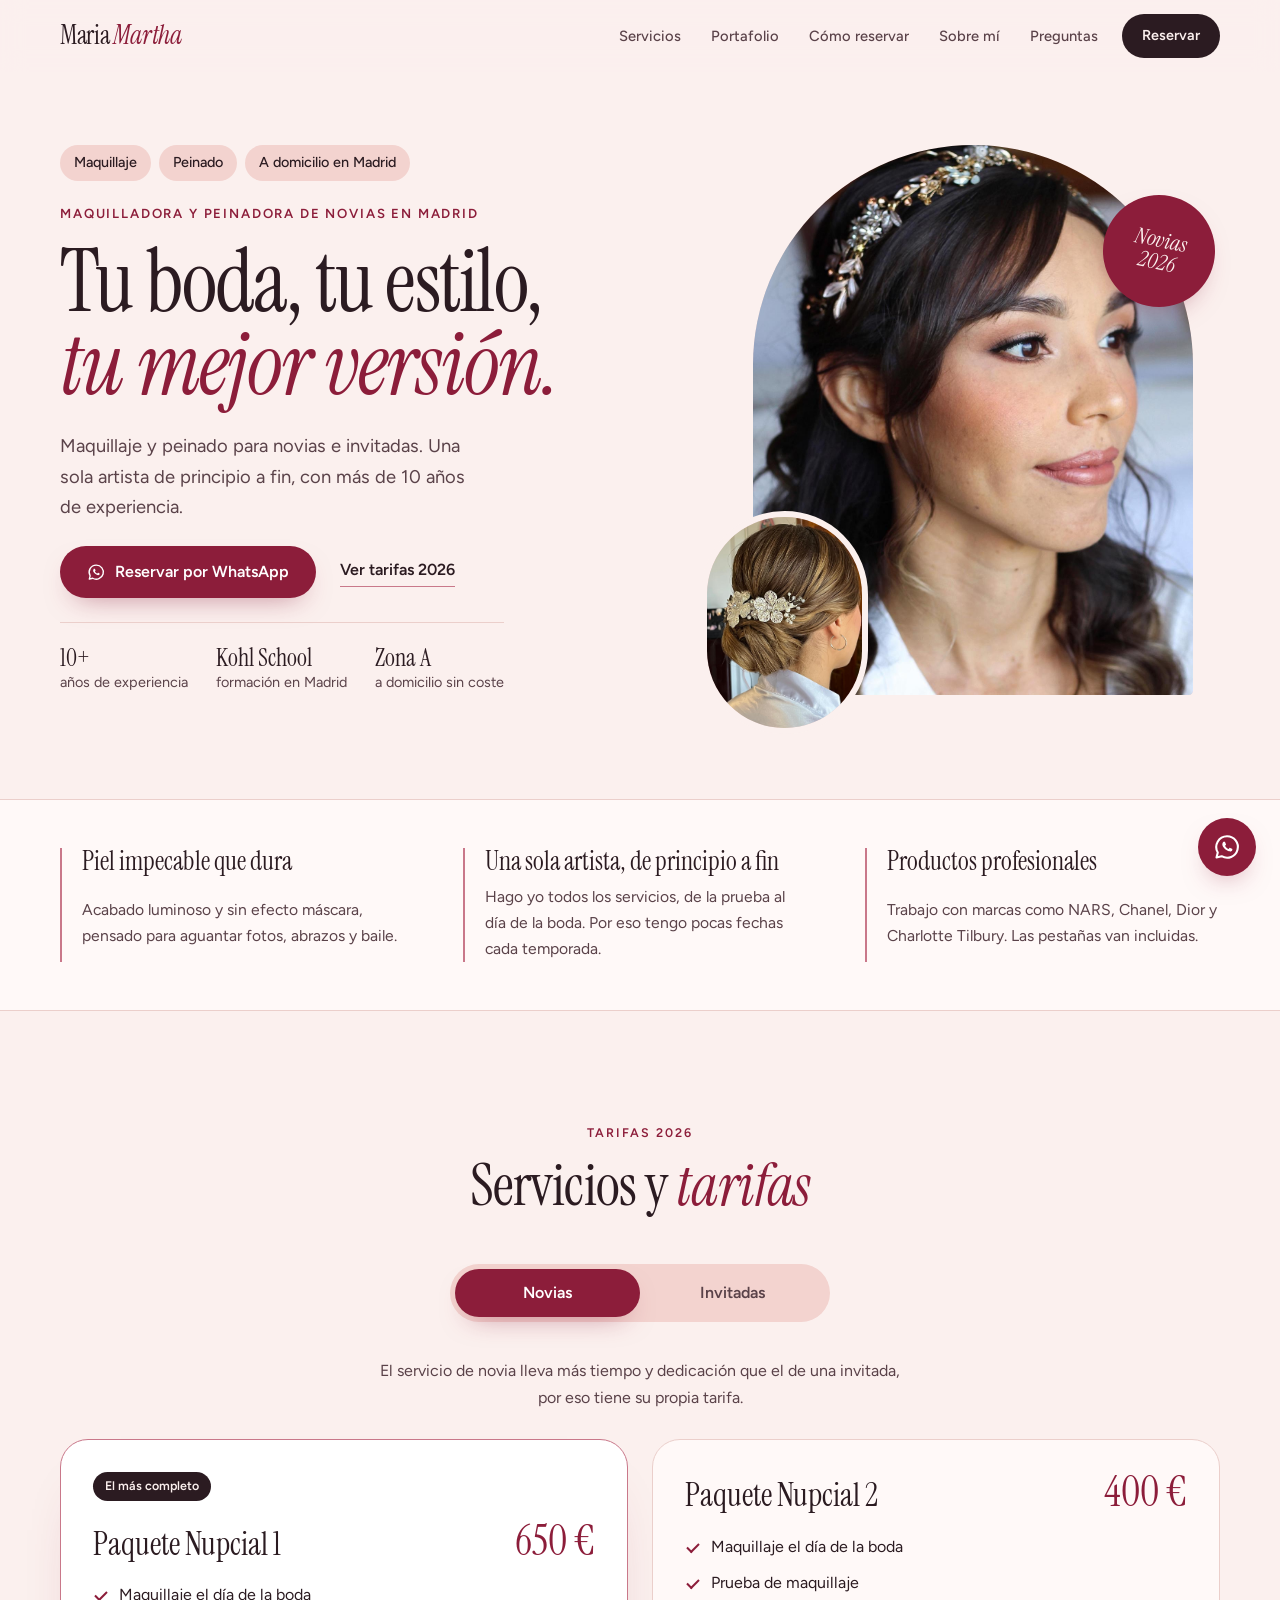
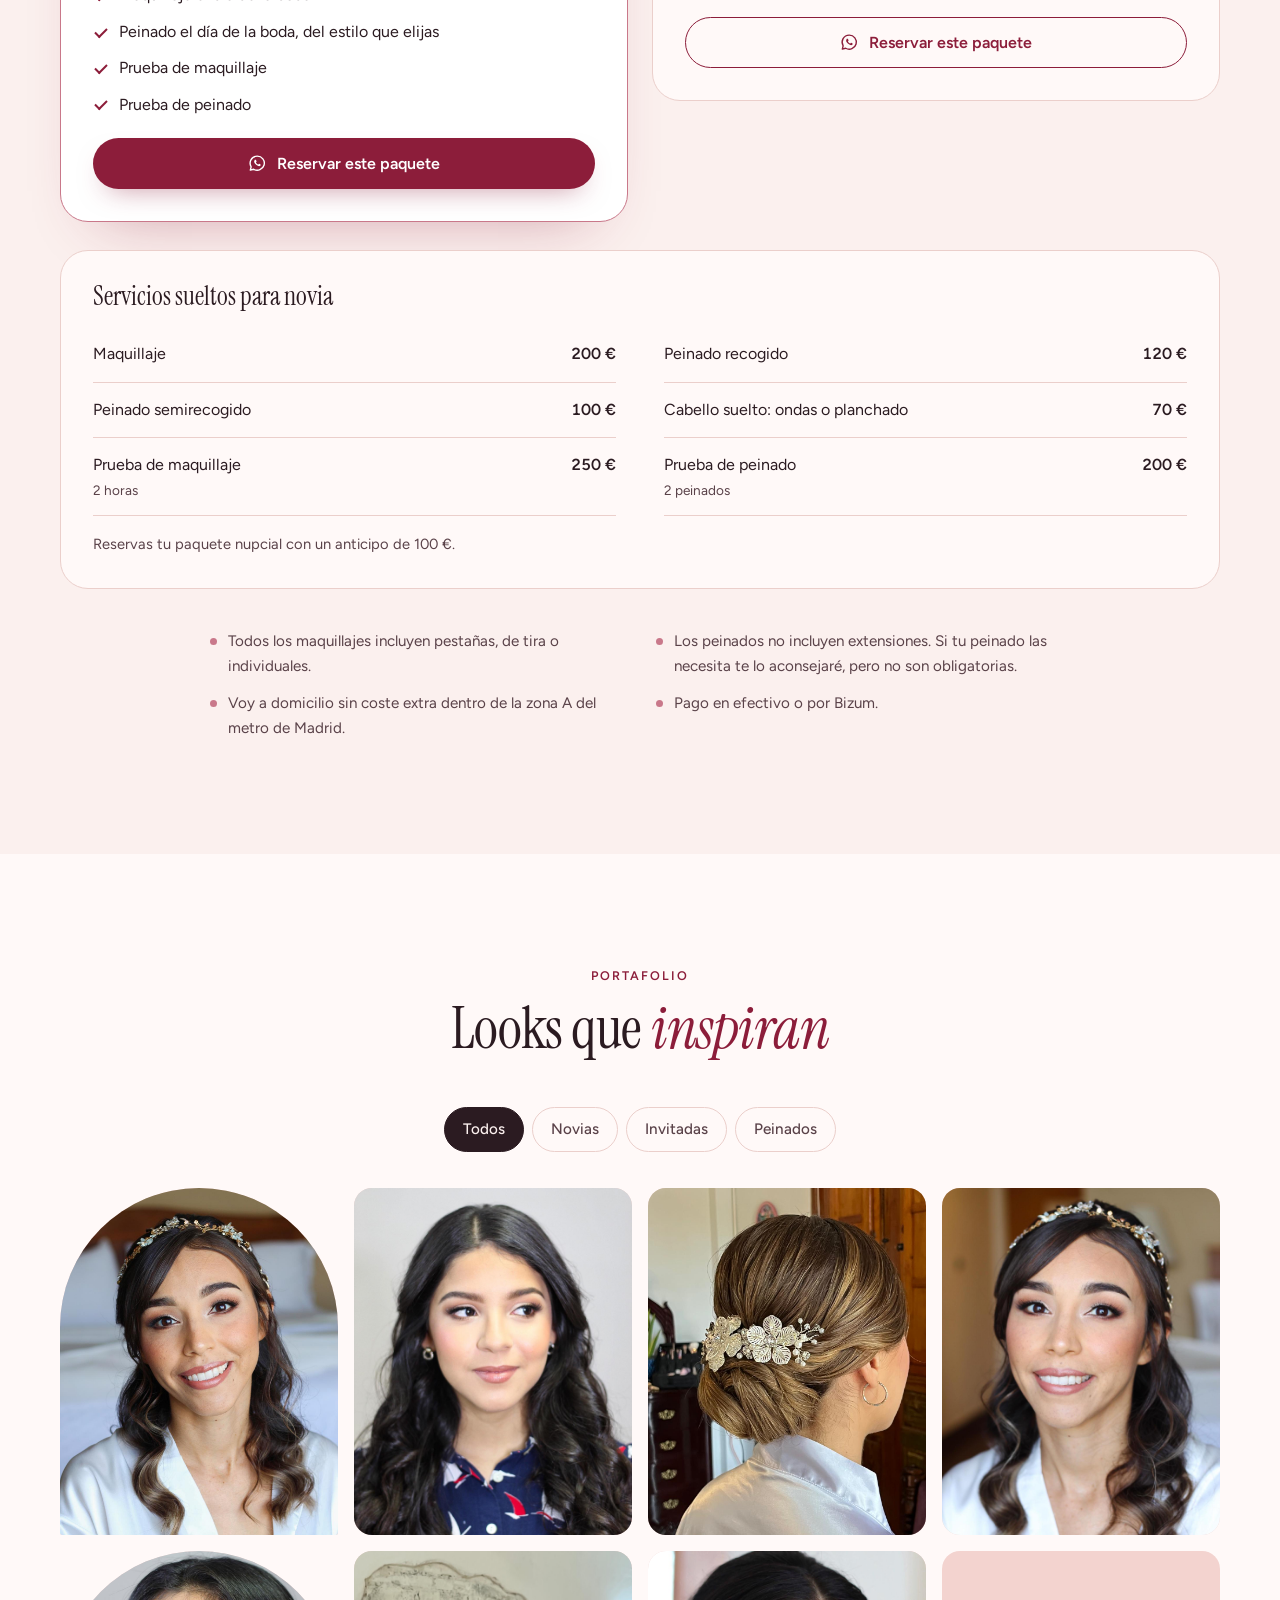
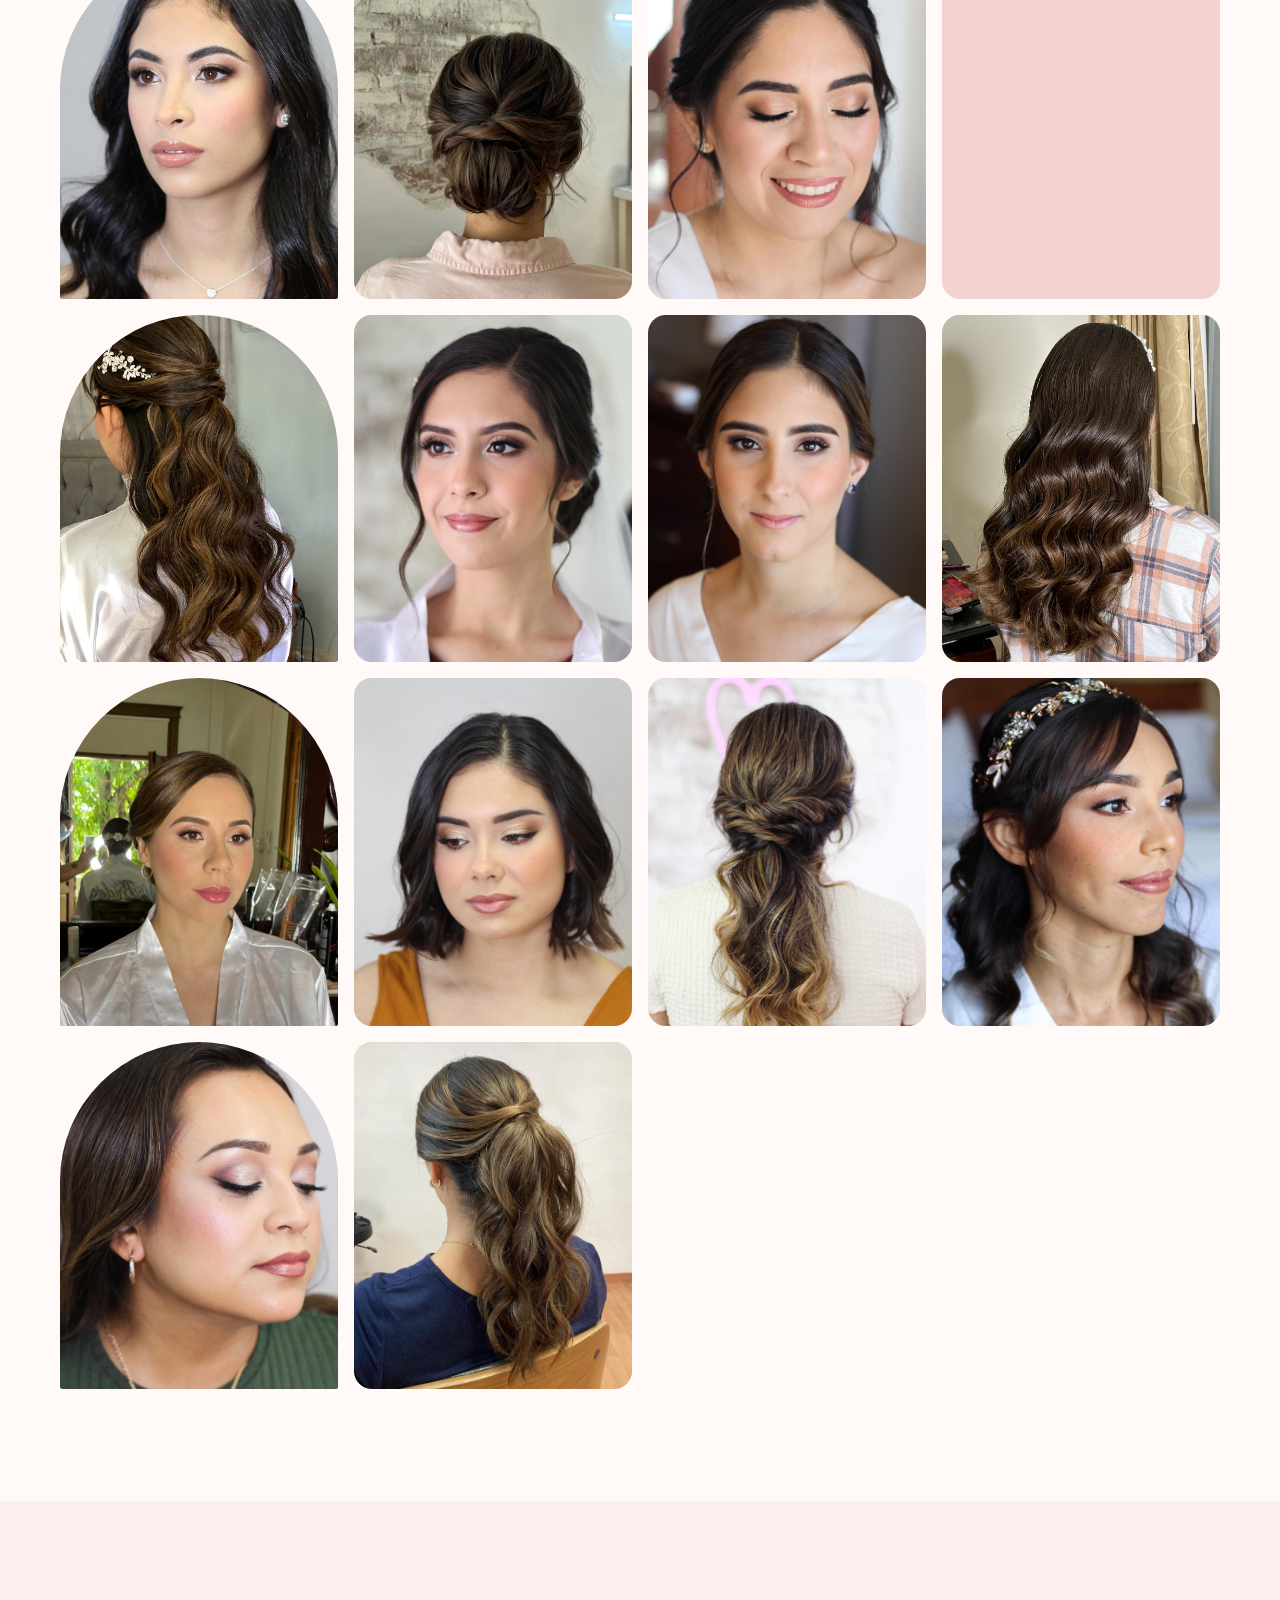
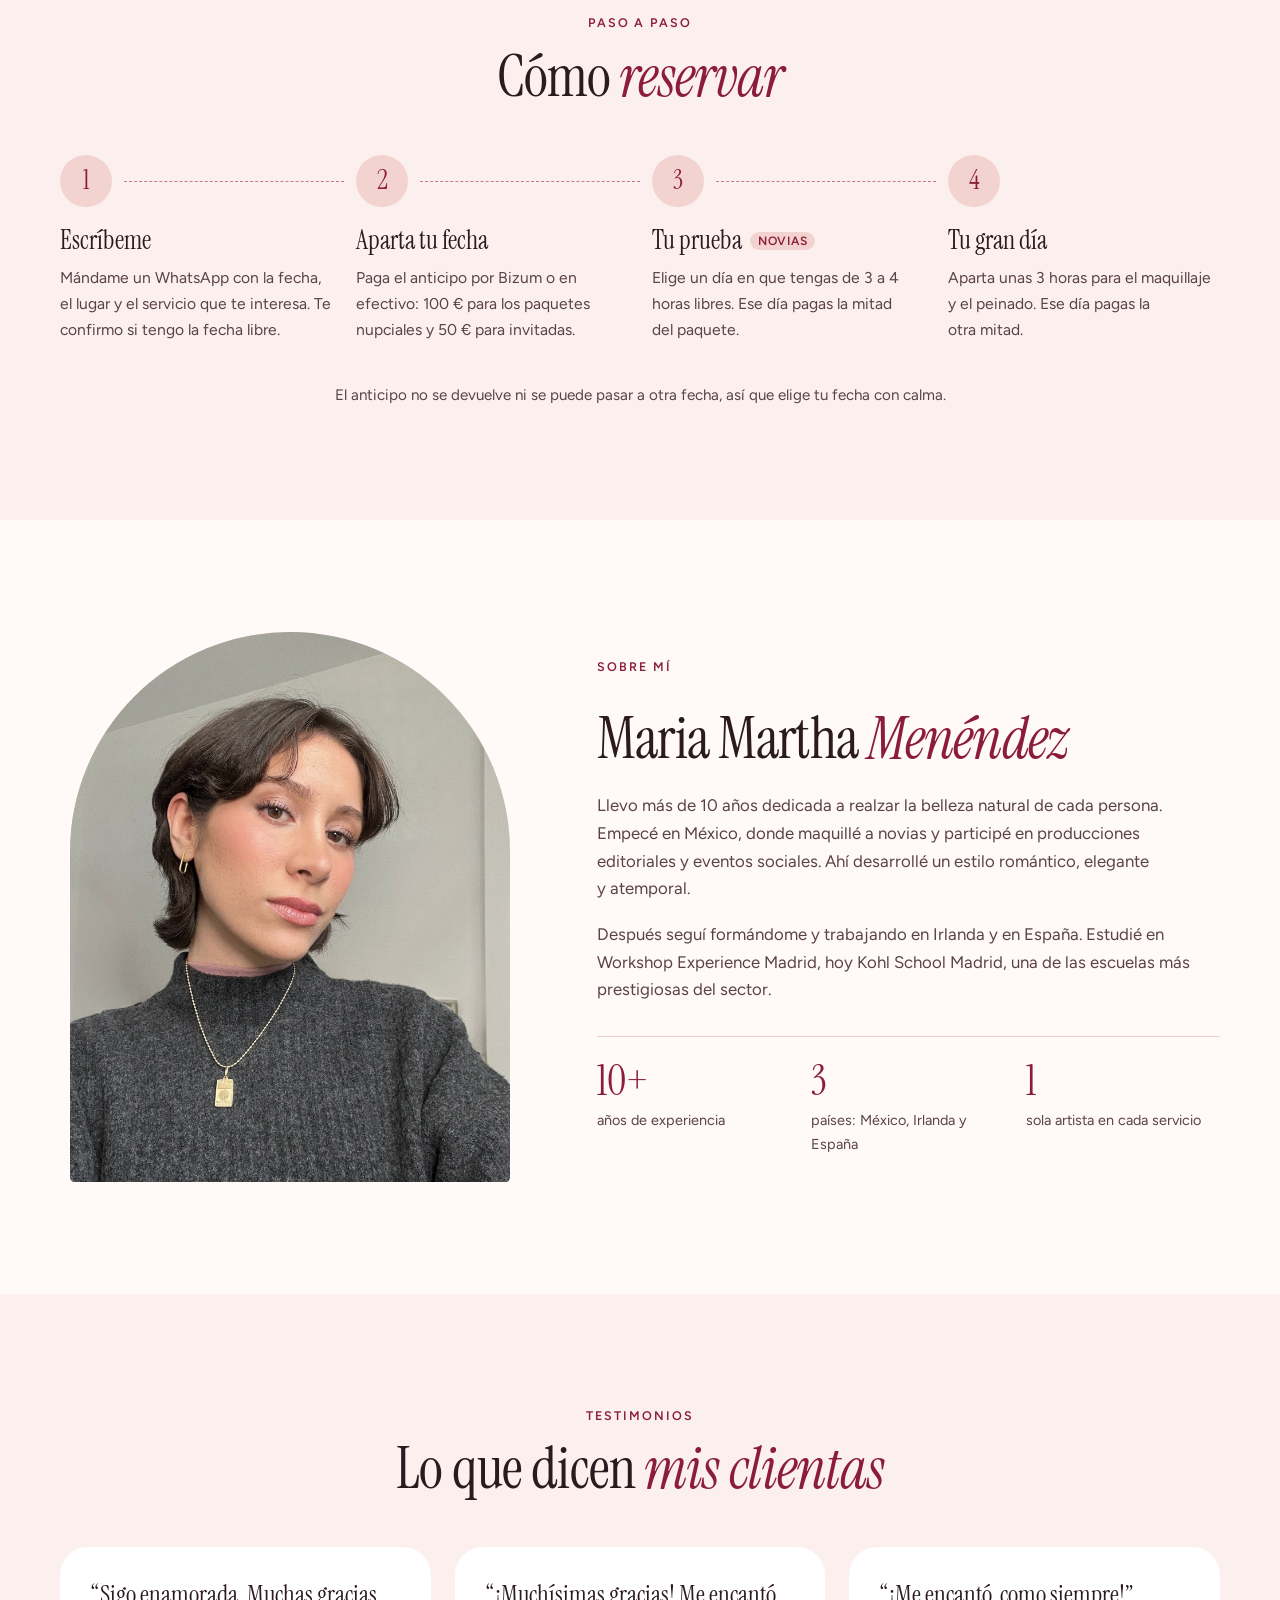
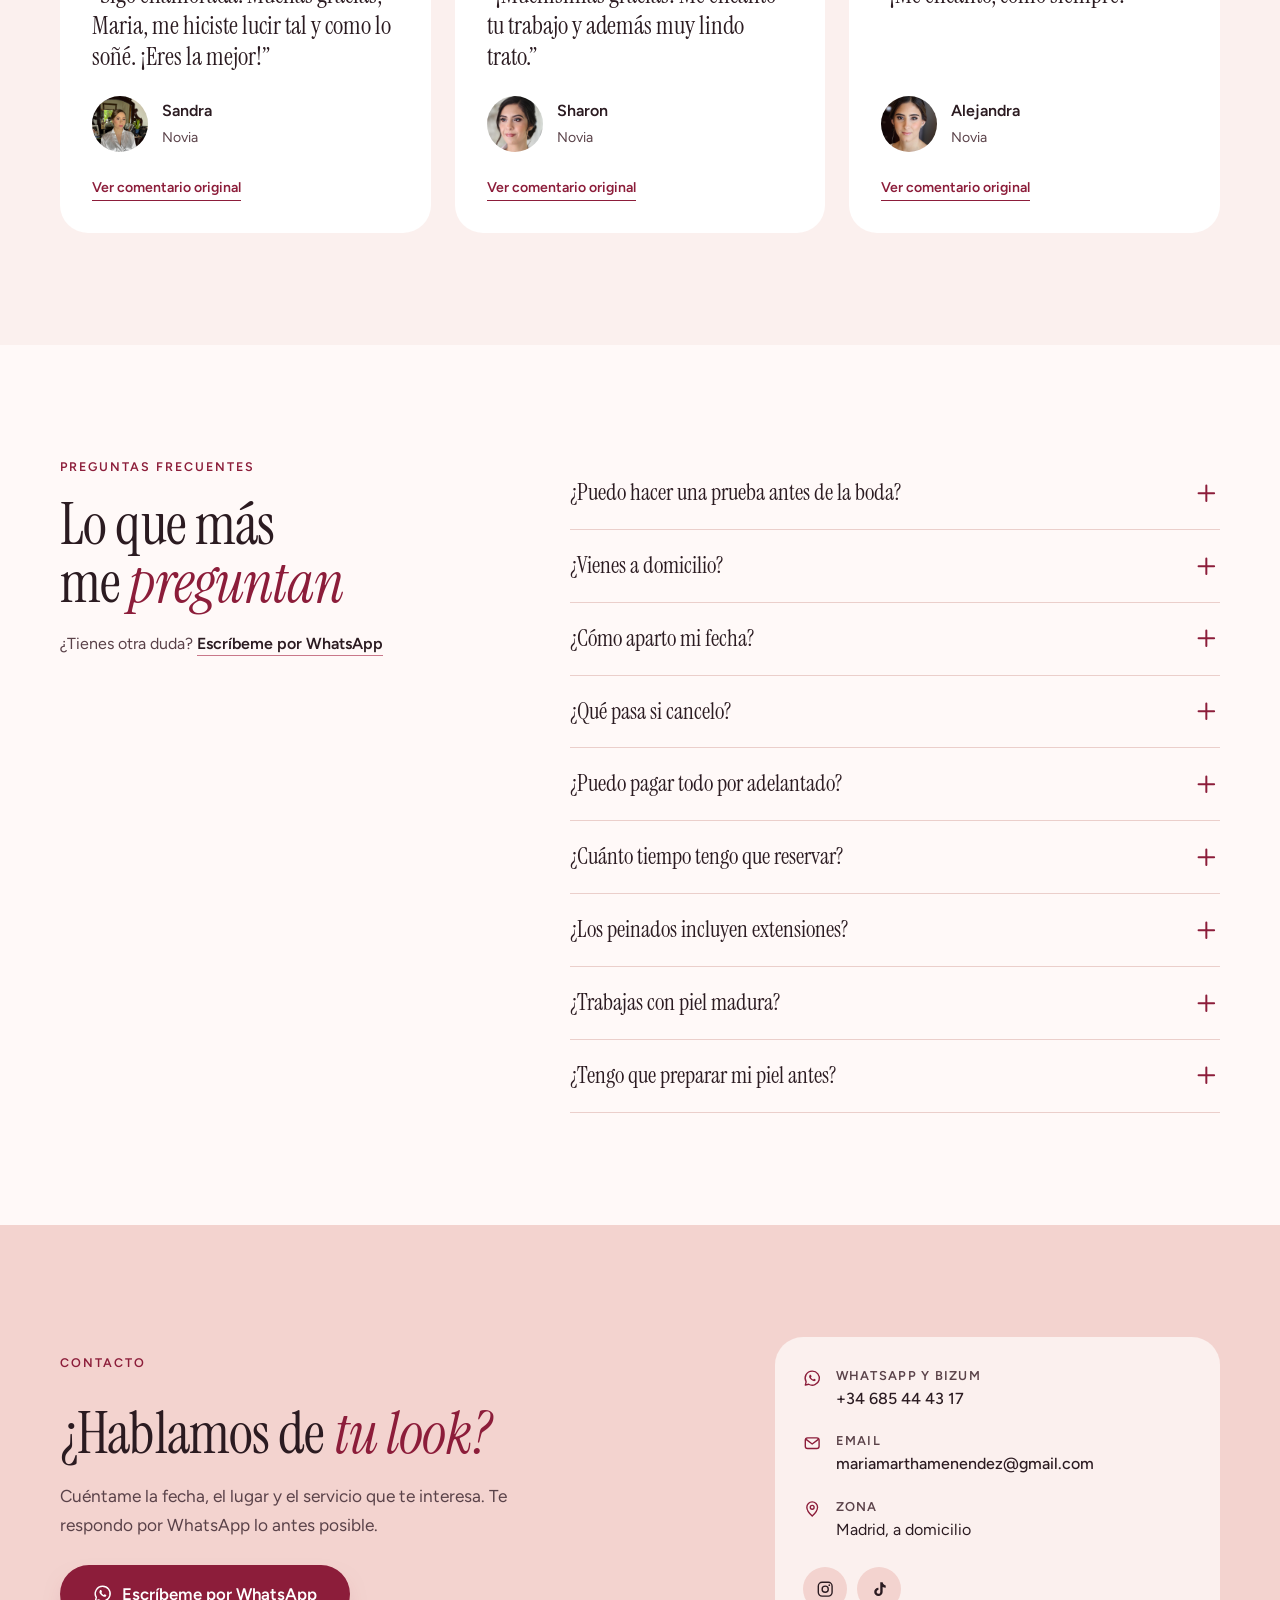
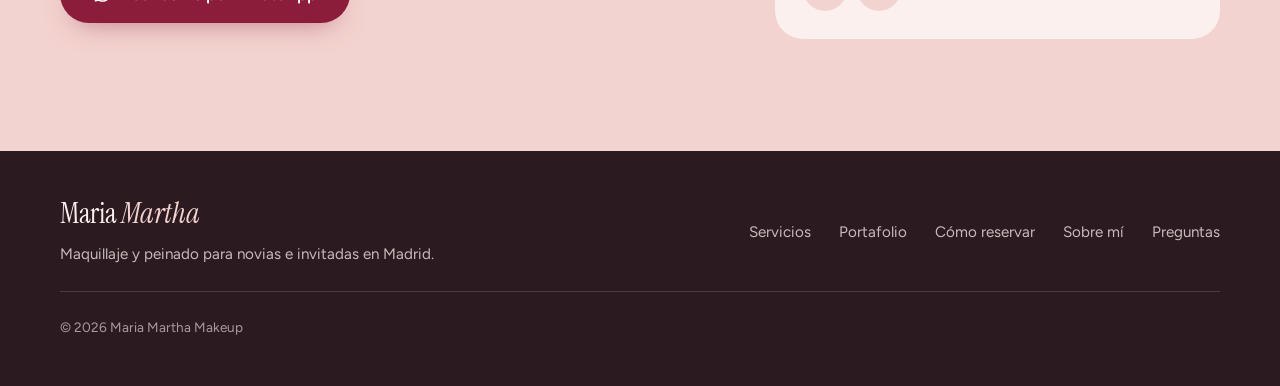
<file: index.html>
<!DOCTYPE html>
<html lang="es" class="no-js">
<head>
<meta charset="UTF-8">
<meta name="viewport" content="width=device-width, initial-scale=1.0">
<title>Maquilladora y peinadora de novias en Madrid | Maria Martha</title>
<meta name="description" content="Maquilladora y peinadora de novias e invitadas en Madrid. A domicilio sin coste en zona A, más de 10 años de experiencia y tarifas 2026. Reserva por WhatsApp.">
<meta name="theme-color" content="#FBF0EE">
<link rel="icon" href="favicon.svg" type="image/svg+xml">
<link rel="canonical" href="https://mariamarthamakeup.netlify.app/">
<script>document.documentElement.className = 'js';</script>

<meta property="og:type" content="website">
<meta property="og:locale" content="es_ES">
<meta property="og:url" content="https://mariamarthamakeup.netlify.app/">
<meta property="og:site_name" content="Maria Martha Makeup">
<meta property="og:title" content="Maria Martha · Maquilladora de novias en Madrid">
<meta property="og:description" content="Maquillaje y peinado a domicilio en Madrid. Paquetes nupciales, pruebas y servicios para invitadas.">
<meta property="og:image" content="https://mariamarthamakeup.netlify.app/Fotos%20Maquillaje/IMG-20260705-WA0017.jpg">
<meta property="og:image:width" content="1282">
<meta property="og:image:height" content="1600">
<meta property="og:image:alt" content="Novia de perfil con tocado dorado y maquillaje luminoso">
<meta name="twitter:card" content="summary_large_image">

<link rel="preconnect" href="https://fonts.googleapis.com">
<link rel="preconnect" href="https://fonts.gstatic.com" crossorigin>
<link href="https://fonts.googleapis.com/css2?family=Instrument+Serif:ital@0;1&family=Figtree:wght@400;500;600;700&display=swap" rel="stylesheet">
<link rel="stylesheet" href="css/styles.css">

<script type="application/ld+json">
{
  "@context": "https://schema.org",
  "@type": "BeautySalon",
  "name": "Maria Martha Makeup",
  "url": "https://mariamarthamakeup.netlify.app/",
  "image": "https://mariamarthamakeup.netlify.app/Fotos%20Maquillaje/IMG-20260705-WA0017.jpg",
  "description": "Maquilladora y peinadora de novias e invitadas en Madrid, a domicilio.",
  "telephone": "+34685444317",
  "email": "mariamarthamenendez@gmail.com",
  "areaServed": "Madrid",
  "address": { "@type": "PostalAddress", "addressLocality": "Madrid", "addressCountry": "ES" },
  "priceRange": "40 € - 650 €",
  "sameAs": [
    "https://www.instagram.com/mariamarthamakeup",
    "https://www.tiktok.com/@mariamartha99"
  ],
  "hasOfferCatalog": {
    "@type": "OfferCatalog",
    "name": "Tarifas 2026",
    "itemListElement": [
      { "@type": "Offer", "price": "650", "priceCurrency": "EUR", "itemOffered": { "@type": "Service", "name": "Paquete Nupcial 1", "description": "Maquillaje y peinado el día de la boda, con prueba de maquillaje y de peinado" } },
      { "@type": "Offer", "price": "400", "priceCurrency": "EUR", "itemOffered": { "@type": "Service", "name": "Paquete Nupcial 2", "description": "Maquillaje el día de la boda con prueba de maquillaje" } },
      { "@type": "Offer", "price": "200", "priceCurrency": "EUR", "itemOffered": { "@type": "Service", "name": "Maquillaje de novia" } },
      { "@type": "Offer", "price": "120", "priceCurrency": "EUR", "itemOffered": { "@type": "Service", "name": "Peinado recogido de novia" } },
      { "@type": "Offer", "price": "100", "priceCurrency": "EUR", "itemOffered": { "@type": "Service", "name": "Maquillaje de invitada" } },
      { "@type": "Offer", "price": "90", "priceCurrency": "EUR", "itemOffered": { "@type": "Service", "name": "Peinado recogido de invitada" } },
      { "@type": "Offer", "price": "60", "priceCurrency": "EUR", "itemOffered": { "@type": "Service", "name": "Ondas Hollywood" } }
    ]
  }
}
</script>
</head>
<body>

<!-- ICONOS (sprite SVG) -->
<svg width="0" height="0" class="sprite" aria-hidden="true">
  <symbol id="i-wa" viewBox="0 0 24 24"><path d="M12 2.8a9.2 9.2 0 0 0-7.9 13.9L3 21l4.4-1.1A9.2 9.2 0 1 0 12 2.8Z" fill="none" stroke="currentColor" stroke-width="1.8" stroke-linejoin="round"/><path d="M8.6 7.9c.2-.4.5-.4.8-.4h.5c.2 0 .4.1.5.4l.7 1.7c.1.2 0 .5-.1.6l-.5.6c-.1.1-.2.3 0 .5.6 1 1.4 1.8 2.5 2.4.2.1.4.1.5-.1l.6-.7c.2-.2.4-.2.6-.1l1.6.8c.2.1.4.3.3.5 0 .7-.4 1.4-1 1.6-.7.3-1.6.3-3.4-.6-2.1-1.1-3.5-3-3.8-3.7-.5-.9-.6-2.2.2-3.4Z" fill="currentColor"/></symbol>
  <symbol id="i-ig" viewBox="0 0 24 24"><rect x="3" y="3" width="18" height="18" rx="5" fill="none" stroke="currentColor" stroke-width="1.8"/><circle cx="12" cy="12" r="4" fill="none" stroke="currentColor" stroke-width="1.8"/><circle cx="17.3" cy="6.7" r="1.1" fill="currentColor"/></symbol>
  <symbol id="i-tt" viewBox="0 0 24 24"><path d="M16.5 3c.4 2.2 1.9 3.8 4 4.1v3.1c-1.5 0-2.9-.4-4-1.1v6.4A5.5 5.5 0 1 1 11 10v3.2a2.4 2.4 0 1 0 2.4 2.3V3h3.1Z" fill="currentColor"/></symbol>
  <symbol id="i-menu" viewBox="0 0 24 24"><path d="M4 7h16M4 12h16M4 17h16" stroke="currentColor" stroke-width="1.8" stroke-linecap="round"/></symbol>
  <symbol id="i-close" viewBox="0 0 24 24"><path d="M6 6l12 12M18 6L6 18" stroke="currentColor" stroke-width="1.8" stroke-linecap="round"/></symbol>
  <symbol id="i-left" viewBox="0 0 24 24"><path d="M15 5l-7 7 7 7" fill="none" stroke="currentColor" stroke-width="1.8" stroke-linecap="round" stroke-linejoin="round"/></symbol>
  <symbol id="i-right" viewBox="0 0 24 24"><path d="M9 5l7 7-7 7" fill="none" stroke="currentColor" stroke-width="1.8" stroke-linecap="round" stroke-linejoin="round"/></symbol>
  <symbol id="i-plus" viewBox="0 0 24 24"><path d="M12 5v14M5 12h14" stroke="currentColor" stroke-width="1.8" stroke-linecap="round"/></symbol>
  <symbol id="i-mail" viewBox="0 0 24 24"><rect x="3" y="5" width="18" height="14" rx="3" fill="none" stroke="currentColor" stroke-width="1.8"/><path d="M4 7l8 6 8-6" fill="none" stroke="currentColor" stroke-width="1.8" stroke-linejoin="round"/></symbol>
  <symbol id="i-pin" viewBox="0 0 24 24"><path d="M12 21s-7-6.2-7-11.5A7 7 0 0 1 19 9.5C19 14.8 12 21 12 21Z" fill="none" stroke="currentColor" stroke-width="1.8"/><circle cx="12" cy="9.5" r="2.5" fill="none" stroke="currentColor" stroke-width="1.8"/></symbol>
</svg>

<a class="skip-link" href="#main">Saltar al contenido</a>

<!-- HEADER -->
<header class="header" id="header">
  <div class="container header__container">
    <a href="#home" class="logo" aria-label="Maria Martha, inicio">Maria <em>Martha</em></a>
    <nav class="header__nav" id="nav-menu" aria-label="Principal">
      <ul class="header__list">
        <li><a href="#servicios" class="header__link">Servicios</a></li>
        <li><a href="#portafolio" class="header__link">Portafolio</a></li>
        <li><a href="#reservar" class="header__link">Cómo reservar</a></li>
        <li><a href="#sobre-mi" class="header__link">Sobre mí</a></li>
        <li><a href="#preguntas" class="header__link">Preguntas</a></li>
      </ul>
      <a class="btn btn--primary btn--small header__nav-cta" href="https://wa.me/34685444317" data-wa target="_blank" rel="noopener">
        <svg class="icon"><use href="#i-wa"/></svg>Reservar por WhatsApp
      </a>
    </nav>
    <a class="header__cta" href="https://wa.me/34685444317" data-wa target="_blank" rel="noopener">Reservar</a>
    <button class="header__toggle" id="nav-toggle" aria-label="Abrir menú" aria-expanded="false" aria-controls="nav-menu">
      <svg class="icon icon--menu"><use href="#i-menu"/></svg>
      <svg class="icon icon--close"><use href="#i-close"/></svg>
    </button>
  </div>
</header>
<div class="nav-backdrop" id="nav-backdrop" hidden></div>

<main id="main">

<!-- HERO -->
<section class="hero" id="home">
  <div class="container hero__container">
    <div class="hero__content">
      <ul class="chips" aria-label="Servicios">
        <li class="chip">Maquillaje</li>
        <li class="chip">Peinado</li>
        <li class="chip">A domicilio en Madrid</li>
      </ul>
      <h1 class="hero__title"><span class="hero__kicker">Maquilladora y peinadora de novias en Madrid</span>Tu boda, tu estilo, <em>tu mejor versión.</em></h1>
      <p class="hero__desc">Maquillaje y peinado para novias e invitadas. Una sola artista de principio a fin, con más de 10 años de experiencia.</p>
      <div class="hero__ctas">
        <a class="btn btn--primary" href="https://wa.me/34685444317" data-wa target="_blank" rel="noopener">
          <svg class="icon"><use href="#i-wa"/></svg>Reservar por WhatsApp
        </a>
        <a class="link" href="#servicios">Ver tarifas 2026</a>
      </div>
      <ul class="hero__facts">
        <li><strong>10+</strong> años de experiencia</li>
        <li><strong>Kohl School</strong> formación en Madrid</li>
        <li><strong>Zona A</strong> a domicilio sin coste</li>
      </ul>
    </div>
    <div class="hero__art">
      <div class="arch">
        <img src="Fotos%20Maquillaje/IMG-20260705-WA0017.jpg" alt="Novia de perfil con tocado dorado y piel luminosa" width="1282" height="1600" fetchpriority="high">
      </div>
      <div class="arch arch--small">
        <img src="Fotos%20Maquillaje/IMG-20260705-WA0009.jpg" alt="Recogido bajo con peineta floral" width="1200" height="1600" style="--pos: 60% 45%; --zoom: 1.45;">
      </div>
      <span class="sticker" aria-hidden="true">Novias<br>2026</span>
    </div>
  </div>
</section>

<!-- MI FORMA DE TRABAJAR -->
<section class="pillars" aria-labelledby="pillars-title">
  <div class="container">
    <h2 class="visually-hidden" id="pillars-title">Mi forma de trabajar</h2>
    <ul class="pillars__list">
      <li class="pillar">
        <h3>Piel impecable que dura</h3>
        <p>Acabado luminoso y sin efecto máscara, pensado para aguantar fotos, abrazos y baile.</p>
      </li>
      <li class="pillar">
        <h3>Una sola artista, de principio a fin</h3>
        <p>Hago yo todos los servicios, de la prueba al día de la boda. Por eso tengo pocas fechas cada temporada.</p>
      </li>
      <li class="pillar">
        <h3>Productos profesionales</h3>
        <p>Trabajo con marcas como NARS, Chanel, Dior y Charlotte Tilbury. Las pestañas van incluidas.</p>
      </li>
    </ul>
  </div>
</section>

<!-- SERVICIOS Y TARIFAS -->
<section class="services section" id="servicios" aria-labelledby="services-title">
  <div class="container">
    <div class="section__header">
      <span class="eyebrow">Tarifas 2026</span>
      <h2 class="section__title" id="services-title">Servicios y <em>tarifas</em></h2>
    </div>

    <div class="tabs" role="tablist" aria-label="Tipo de servicio">
      <button class="tabs__tab" role="tab" id="tab-novias" aria-controls="panel-novias" aria-selected="true">Novias</button>
      <button class="tabs__tab" role="tab" id="tab-invitadas" aria-controls="panel-invitadas" aria-selected="false" tabindex="-1">Invitadas</button>
    </div>

    <!-- Novias -->
    <div class="tabs__panel" role="tabpanel" id="panel-novias" aria-labelledby="tab-novias">
      <p class="services__intro">El servicio de novia lleva más tiempo y dedicación que el de una invitada, por eso tiene su propia tarifa.</p>
      <div class="packages">
        <article class="package package--featured">
          <span class="package__tag">El más completo</span>
          <div class="package__top">
            <h3 class="package__name">Paquete Nupcial 1</h3>
            <span class="package__price">650&nbsp;€</span>
          </div>
          <ul class="package__list">
            <li>Maquillaje el día de la boda</li>
            <li>Peinado el día de la boda, del estilo que elijas</li>
            <li>Prueba de maquillaje</li>
            <li>Prueba de peinado</li>
          </ul>
          <a class="btn btn--primary btn--full" href="https://wa.me/34685444317" data-wa="Hola Maria, me interesa el Paquete Nupcial 1 (650 €). Mi boda es el día " target="_blank" rel="noopener">
            <svg class="icon"><use href="#i-wa"/></svg>Reservar este paquete
          </a>
        </article>
        <article class="package">
          <div class="package__top">
            <h3 class="package__name">Paquete Nupcial 2</h3>
            <span class="package__price">400&nbsp;€</span>
          </div>
          <ul class="package__list">
            <li>Maquillaje el día de la boda</li>
            <li>Prueba de maquillaje</li>
          </ul>
          <a class="btn btn--outline btn--full" href="https://wa.me/34685444317" data-wa="Hola Maria, me interesa el Paquete Nupcial 2 (400 €). Mi boda es el día " target="_blank" rel="noopener">
            <svg class="icon"><use href="#i-wa"/></svg>Reservar este paquete
          </a>
        </article>
      </div>

      <div class="price-list">
        <h3 class="price-list__title">Servicios sueltos para novia</h3>
        <dl class="price-list__rows">
          <div class="price-row"><dt>Maquillaje</dt><dd>200&nbsp;€</dd></div>
          <div class="price-row"><dt>Peinado recogido</dt><dd>120&nbsp;€</dd></div>
          <div class="price-row"><dt>Peinado semirecogido</dt><dd>100&nbsp;€</dd></div>
          <div class="price-row"><dt>Cabello suelto: ondas o planchado</dt><dd>70&nbsp;€</dd></div>
          <div class="price-row"><dt>Prueba de maquillaje <span>2 horas</span></dt><dd>250&nbsp;€</dd></div>
          <div class="price-row"><dt>Prueba de peinado <span>2 peinados</span></dt><dd>200&nbsp;€</dd></div>
        </dl>
        <p class="price-list__note">Reservas tu paquete nupcial con un anticipo de 100&nbsp;€.</p>
      </div>
    </div>

    <!-- Invitadas -->
    <div class="tabs__panel" role="tabpanel" id="panel-invitadas" aria-labelledby="tab-invitadas">
      <p class="services__intro">Para bodas, bautizos, graduaciones o cualquier evento. Cada servicio dura 1 hora.</p>
      <div class="price-list price-list--solo">
        <h3 class="price-list__title">Servicios para invitadas</h3>
        <dl class="price-list__rows">
          <div class="price-row"><dt>Maquillaje</dt><dd>100&nbsp;€</dd></div>
          <div class="price-row"><dt>Peinado recogido</dt><dd>90&nbsp;€</dd></div>
          <div class="price-row"><dt>Peinado semirecogido</dt><dd>70&nbsp;€</dd></div>
          <div class="price-row"><dt>Cabello suelto: ondas Hollywood</dt><dd>60&nbsp;€</dd></div>
          <div class="price-row"><dt>Cabello suelto: planchado u ondas</dt><dd>40&nbsp;€</dd></div>
        </dl>
        <p class="price-list__note">Reservas tu cita con un anticipo de 50&nbsp;€.</p>
        <a class="btn btn--primary" href="https://wa.me/34685444317" data-wa="Hola Maria, quiero reservar un servicio para invitada. El evento es el día " target="_blank" rel="noopener">
          <svg class="icon"><use href="#i-wa"/></svg>Reservar mi cita
        </a>
      </div>
    </div>

    <ul class="services__notes">
      <li>Todos los maquillajes incluyen pestañas, de tira o individuales.</li>
      <li>Los peinados no incluyen extensiones. Si tu peinado las necesita te lo aconsejaré, pero no son obligatorias.</li>
      <li>Voy a domicilio sin coste extra dentro de la zona A del metro de Madrid.</li>
      <li>Pago en efectivo o por Bizum.</li>
    </ul>
  </div>
</section>

<!-- PORTAFOLIO -->
<section class="gallery section" id="portafolio" aria-labelledby="gallery-title">
  <div class="container">
    <div class="section__header">
      <span class="eyebrow">Portafolio</span>
      <h2 class="section__title" id="gallery-title">Looks que <em>inspiran</em></h2>
    </div>

    <div class="filters" role="group" aria-label="Filtrar portafolio">
      <button class="filter" aria-pressed="true" data-filter="todos">Todos</button>
      <button class="filter" aria-pressed="false" data-filter="novias">Novias</button>
      <button class="filter" aria-pressed="false" data-filter="invitadas">Invitadas</button>
      <button class="filter" aria-pressed="false" data-filter="peinados">Peinados</button>
    </div>

    <ul class="gallery__grid" id="gallery-grid">
      <li class="gallery__item" data-cat="novias"><button class="gallery__btn" aria-label="Ampliar foto"><img loading="lazy" decoding="async" src="Fotos%20Maquillaje/IMG-20260705-WA0013.jpg" alt="Novia con tocado de cristales y ondas suaves" width="1066" height="1600"></button></li>
      <li class="gallery__item" data-cat="invitadas"><button class="gallery__btn" aria-label="Ampliar foto"><img loading="lazy" decoding="async" src="Fotos%20Maquillaje/IMG-20260705-WA0022.jpg" alt="Maquillaje fresco con ondas largas" width="1280" height="1600"></button></li>
      <li class="gallery__item" data-cat="peinados"><button class="gallery__btn" aria-label="Ampliar foto"><img loading="lazy" decoding="async" src="Fotos%20Maquillaje/IMG-20260705-WA0009.jpg" alt="Recogido bajo con peineta floral" width="1200" height="1600" style="--pos: 58% 42%; --zoom: 1.25;"></button></li>
      <li class="gallery__item" data-cat="novias"><button class="gallery__btn" aria-label="Ampliar foto"><img loading="lazy" decoding="async" src="Fotos%20Maquillaje/IMG-20260705-WA0015.jpg" alt="Novia sonriente con tocado dorado y labios rosados" width="1280" height="1600"></button></li>
      <li class="gallery__item" data-cat="invitadas"><button class="gallery__btn" aria-label="Ampliar foto"><img loading="lazy" decoding="async" src="Fotos%20Maquillaje/IMG-20260705-WA0012.jpg" alt="Maquillaje de ojos ahumado suave con melena ondulada" width="1066" height="1600"></button></li>
      <li class="gallery__item" data-cat="peinados"><button class="gallery__btn" aria-label="Ampliar foto"><img loading="lazy" decoding="async" src="Fotos%20Maquillaje/IMG-20260705-WA0016.jpg" alt="Moño bajo pulido" width="1200" height="1600" style="--pos: 50% 45%;"></button></li>
      <li class="gallery__item" data-cat="novias"><button class="gallery__btn" aria-label="Ampliar foto"><img loading="lazy" decoding="async" src="Fotos%20Maquillaje/IMG-20260705-WA0008.jpg" alt="Novia sonriendo con sombra dorada y pestañas" width="1280" height="1600"></button></li>
      <li class="gallery__item" data-cat="invitadas"><button class="gallery__btn" aria-label="Ampliar foto"><img loading="lazy" decoding="async" src="Fotos%20Maquillaje/IMG-20260705-WA0024.jpg" alt="Maquillaje que resalta los ojos verdes, con labios nude" width="1280" height="1600"></button></li>
      <li class="gallery__item" data-cat="peinados"><button class="gallery__btn" aria-label="Ampliar foto"><img loading="lazy" decoding="async" src="Fotos%20Maquillaje/IMG-20260705-WA0011.jpg" alt="Semirecogido con ondas y tocado de hojas" width="1200" height="1600" style="--pos: 42% 55%; --zoom: 1.3;"></button></li>
      <li class="gallery__item" data-cat="novias"><button class="gallery__btn" aria-label="Ampliar foto"><img loading="lazy" decoding="async" src="Fotos%20Maquillaje/IMG-20260705-WA0014.jpg" alt="Novia con maquillaje natural y semirecogido" width="1066" height="1600"></button></li>
      <li class="gallery__item" data-cat="novias"><button class="gallery__btn" aria-label="Ampliar foto"><img loading="lazy" decoding="async" src="Fotos%20Maquillaje/IMG-20260705-WA0021.jpg" alt="Novia con maquillaje natural, piel uniforme y labios nude" width="1280" height="1600"></button></li>
      <li class="gallery__item" data-cat="peinados"><button class="gallery__btn" aria-label="Ampliar foto"><img loading="lazy" decoding="async" src="Fotos%20Maquillaje/IMG-20260705-WA0010.jpg" alt="Ondas Hollywood en melena larga" width="1280" height="1600" style="--pos: 55% 50%; --zoom: 1.2;"></button></li>
      <li class="gallery__item" data-cat="novias"><button class="gallery__btn" aria-label="Ampliar foto"><img loading="lazy" decoding="async" src="Fotos%20Maquillaje/IMG-20260705-WA0007.jpg" alt="Novia con bata de satén frente al tocador" width="1200" height="1600" style="--pos: 46% 26%; --zoom: 1.7;"></button></li>
      <li class="gallery__item" data-cat="invitadas"><button class="gallery__btn" aria-label="Ampliar foto"><img loading="lazy" decoding="async" src="Fotos%20Maquillaje/IMG-20260705-WA0025.jpg" alt="Maquillaje de ojos dorado con melena corta" width="1280" height="1600"></button></li>
      <li class="gallery__item" data-cat="peinados"><button class="gallery__btn" aria-label="Ampliar foto"><img loading="lazy" decoding="async" src="Fotos%20Maquillaje/IMG-20260705-WA0018.jpg" alt="Coleta baja entrelazada con ondas" width="1066" height="1600"></button></li>
      <li class="gallery__item" data-cat="novias"><button class="gallery__btn" aria-label="Ampliar foto"><img loading="lazy" decoding="async" src="Fotos%20Maquillaje/IMG-20260705-WA0017.jpg" alt="Novia de perfil con tocado dorado y piel luminosa" width="1282" height="1600"></button></li>
      <li class="gallery__item" data-cat="invitadas"><button class="gallery__btn" aria-label="Ampliar foto"><img loading="lazy" decoding="async" src="Fotos%20Maquillaje/IMG-20260705-WA0020.jpg" alt="Maquillaje de ojos en tonos malva con delineado" width="1280" height="1600"></button></li>
      <li class="gallery__item" data-cat="peinados"><button class="gallery__btn" aria-label="Ampliar foto"><img loading="lazy" decoding="async" src="Fotos%20Maquillaje/IMG-20260705-WA0023.jpg" alt="Coleta alta con volumen y ondas" width="1280" height="1600"></button></li>
    </ul>
    <button class="btn btn--outline gallery__more" id="gallery-more" aria-controls="gallery-grid" hidden>Ver las 18 fotos</button>
  </div>
</section>

<!-- COMO RESERVAR -->
<section class="steps section" id="reservar" aria-labelledby="steps-title">
  <div class="container">
    <div class="section__header">
      <span class="eyebrow">Paso a paso</span>
      <h2 class="section__title" id="steps-title">Cómo <em>reservar</em></h2>
    </div>
    <ol class="steps__list">
      <li class="step">
        <h3>Escríbeme</h3>
        <p>Mándame un WhatsApp con la fecha, el lugar y el servicio que te interesa. Te confirmo si tengo la fecha libre.</p>
      </li>
      <li class="step">
        <h3>Aparta tu fecha</h3>
        <p>Paga el anticipo por Bizum o en efectivo: 100&nbsp;€ para los paquetes nupciales y 50&nbsp;€ para invitadas.</p>
      </li>
      <li class="step">
        <h3>Tu prueba <span class="step__tag">novias</span></h3>
        <p>Elige un día en que tengas de 3 a 4 horas libres. Ese día pagas la mitad del paquete.</p>
      </li>
      <li class="step">
        <h3>Tu gran día</h3>
        <p>Aparta unas 3 horas para el maquillaje y el peinado. Ese día pagas la otra mitad.</p>
      </li>
    </ol>
    <p class="steps__note">El anticipo no se devuelve ni se puede pasar a otra fecha, así que elige tu fecha con calma.</p>
  </div>
</section>

<!-- SOBRE MI -->
<section class="about section" id="sobre-mi" aria-labelledby="about-title">
  <div class="container about__wrapper">
    <div class="about__image arch">
      <img loading="lazy" decoding="async" src="Fotos%20Maquillaje/Yo.jpg" alt="Maria Martha Menéndez, maquilladora" width="1536" height="2048" style="--pos: 50% 30%;">
    </div>
    <div class="about__content">
      <span class="eyebrow">Sobre mí</span>
      <h2 class="section__title" id="about-title">Maria Martha <em>Menéndez</em></h2>
      <p>Llevo más de 10 años dedicada a realzar la belleza natural de cada persona. Empecé en México, donde maquillé a novias y participé en producciones editoriales y eventos sociales. Ahí desarrollé un estilo romántico, elegante y atemporal.</p>
      <p>Después seguí formándome y trabajando en Irlanda y en España. Estudié en Workshop Experience Madrid, hoy Kohl School Madrid, una de las escuelas más prestigiosas del sector.</p>
      <ul class="about__stats">
        <li><strong>10+</strong><span>años de experiencia</span></li>
        <li><strong>3</strong><span>países: México, Irlanda y España</span></li>
        <li><strong>1</strong><span>sola artista en cada servicio</span></li>
      </ul>
    </div>
  </div>
</section>

<!-- TESTIMONIOS -->
<section class="testimonials section" id="testimonios" aria-labelledby="testimonials-title">
  <div class="container">
    <div class="section__header">
      <span class="eyebrow">Testimonios</span>
      <h2 class="section__title" id="testimonials-title">Lo que dicen <em>mis clientas</em></h2>
    </div>
    <ul class="testimonials__grid">
      <li class="testimonial">
        <blockquote>“Sigo enamorada. Muchas gracias, Maria, me hiciste lucir tal y como lo soñé. ¡Eres la mejor!”</blockquote>
        <div class="testimonial__author">
          <img loading="lazy" decoding="async" src="Fotos%20Maquillaje/IMG-20260705-WA0007.jpg" alt="" width="1200" height="1600" style="--pos: 46% 22%;">
          <div><strong>Sandra</strong><span>Novia</span></div>
        </div>
        <button class="testimonial__source" data-src="Testimonios/IMG-20260705-WA0007_Testimonio_Sandra.jpg" data-alt="Comentario original de Sandra en Instagram">Ver comentario original</button>
      </li>
      <li class="testimonial">
        <blockquote>“¡Muchísimas gracias! Me encantó tu trabajo y además muy lindo trato.”</blockquote>
        <div class="testimonial__author">
          <img loading="lazy" decoding="async" src="Fotos%20Maquillaje/IMG-20260705-WA0014.jpg" alt="" width="1066" height="1600" style="--pos: 50% 25%;">
          <div><strong>Sharon</strong><span>Novia</span></div>
        </div>
        <button class="testimonial__source" data-src="Testimonios/IMG-20260705-WA0014_Testimonio_Sharon.jpg" data-alt="Comentario original de Sharon en Instagram">Ver comentario original</button>
      </li>
      <li class="testimonial">
        <blockquote>“¡Me encantó, como siempre!”</blockquote>
        <div class="testimonial__author">
          <img loading="lazy" decoding="async" src="Fotos%20Maquillaje/IMG-20260705-WA0021.jpg" alt="" width="1280" height="1600" style="--pos: 50% 25%;">
          <div><strong>Alejandra</strong><span>Novia</span></div>
        </div>
        <button class="testimonial__source" data-src="Testimonios/IMG-20260705-WA0021_Testimonio_Alejandra.jpg" data-alt="Comentario original de Alejandra en Instagram">Ver comentario original</button>
      </li>
    </ul>
  </div>
</section>

<!-- PREGUNTAS FRECUENTES -->
<section class="faq section" id="preguntas" aria-labelledby="faq-title">
  <div class="container faq__container">
    <div class="section__header section__header--left">
      <span class="eyebrow">Preguntas frecuentes</span>
      <h2 class="section__title" id="faq-title">Lo que más me <em>preguntan</em></h2>
      <p>¿Tienes otra duda? <a class="link" href="https://wa.me/34685444317" data-wa target="_blank" rel="noopener">Escríbeme por WhatsApp</a></p>
    </div>
    <div class="faq__list">
      <div class="faq__item">
        <h3><button class="faq__question" aria-expanded="false" aria-controls="faq-1">¿Puedo hacer una prueba antes de la boda?<svg class="icon"><use href="#i-plus"/></svg></button></h3>
        <div class="faq__answer" id="faq-1"><div><p>Sí. La prueba de maquillaje dura 2 horas (250&nbsp;€) y la de peinado incluye 2 peinados (200&nbsp;€). Las dos están incluidas en el Paquete Nupcial 1, y la de maquillaje en el Paquete Nupcial 2. Para la prueba te recomiendo tener de 3 a 4 horas libres.</p></div></div>
      </div>
      <div class="faq__item">
        <h3><button class="faq__question" aria-expanded="false" aria-controls="faq-2">¿Vienes a domicilio?<svg class="icon"><use href="#i-plus"/></svg></button></h3>
        <div class="faq__answer" id="faq-2"><div><p>Sí. Dentro de la zona A del metro de Madrid no tiene coste extra. En bodas fuera de la ciudad, los billetes y el hotel, si hacen falta, corren a cargo de la novia.</p></div></div>
      </div>
      <div class="faq__item">
        <h3><button class="faq__question" aria-expanded="false" aria-controls="faq-3">¿Cómo aparto mi fecha?<svg class="icon"><use href="#i-plus"/></svg></button></h3>
        <div class="faq__answer" id="faq-3"><div><p>Escríbeme por WhatsApp y, si la fecha está libre, la apartas con un anticipo: 100&nbsp;€ para los paquetes nupciales y 50&nbsp;€ para invitadas. Puedes pagarlo por Bizum o en efectivo.</p></div></div>
      </div>
      <div class="faq__item">
        <h3><button class="faq__question" aria-expanded="false" aria-controls="faq-4">¿Qué pasa si cancelo?<svg class="icon"><use href="#i-plus"/></svg></button></h3>
        <div class="faq__answer" id="faq-4"><div><p>El anticipo no se devuelve ni se puede usar para otra fecha. Como trabajo sola, cada fecha que reservo la dejo de ofrecer a otras novias.</p></div></div>
      </div>
      <div class="faq__item">
        <h3><button class="faq__question" aria-expanded="false" aria-controls="faq-5">¿Puedo pagar todo por adelantado?<svg class="icon"><use href="#i-plus"/></svg></button></h3>
        <div class="faq__answer" id="faq-5"><div><p>No. En los paquetes nupciales pagas la mitad el día de la prueba y la otra mitad el día de la boda.</p></div></div>
      </div>
      <div class="faq__item">
        <h3><button class="faq__question" aria-expanded="false" aria-controls="faq-6">¿Cuánto tiempo tengo que reservar?<svg class="icon"><use href="#i-plus"/></svg></button></h3>
        <div class="faq__answer" id="faq-6"><div><p>El día de la boda, unas 3 horas para maquillaje y peinado. Para la prueba de novia, de 3 a 4 horas. Los servicios para invitadas duran 1 hora cada uno.</p></div></div>
      </div>
      <div class="faq__item">
        <h3><button class="faq__question" aria-expanded="false" aria-controls="faq-7">¿Los peinados incluyen extensiones?<svg class="icon"><use href="#i-plus"/></svg></button></h3>
        <div class="faq__answer" id="faq-7"><div><p>No. Si tu peinado las necesita te lo aconsejaré, pero no son obligatorias.</p></div></div>
      </div>
      <div class="faq__item">
        <h3><button class="faq__question" aria-expanded="false" aria-controls="faq-8">¿Trabajas con piel madura?<svg class="icon"><use href="#i-plus"/></svg></button></h3>
        <div class="faq__answer" id="faq-8"><div><p>Sí. Uso productos y técnicas que dejan un acabado hidratado, natural y luminoso, sin marcar líneas de expresión.</p></div></div>
      </div>
      <div class="faq__item">
        <h3><button class="faq__question" aria-expanded="false" aria-controls="faq-9">¿Tengo que preparar mi piel antes?<svg class="icon"><use href="#i-plus"/></svg></button></h3>
        <div class="faq__answer" id="faq-9"><div><p>Sí, se nota mucho. Antes de tu cita te envío unas indicaciones para que tu piel llegue hidratada y el maquillaje dure todo el día.</p></div></div>
      </div>
    </div>
  </div>
</section>

<!-- CONTACTO -->
<section class="contact" id="contacto" aria-labelledby="contact-title">
  <div class="container contact__container">
    <div class="contact__content">
      <span class="eyebrow">Contacto</span>
      <h2 class="section__title" id="contact-title">¿Hablamos de <em>tu look?</em></h2>
      <p>Cuéntame la fecha, el lugar y el servicio que te interesa. Te respondo por WhatsApp lo antes posible.</p>
      <a class="btn btn--primary btn--large" href="https://wa.me/34685444317" data-wa target="_blank" rel="noopener">
        <svg class="icon"><use href="#i-wa"/></svg>Escríbeme por WhatsApp
      </a>
    </div>
    <ul class="contact__info">
      <li><svg class="icon"><use href="#i-wa"/></svg><div><span>WhatsApp y Bizum</span><a href="tel:+34685444317">+34 685 44 43 17</a></div></li>
      <li><svg class="icon"><use href="#i-mail"/></svg><div><span>Email</span><a href="mailto:mariamarthamenendez@gmail.com">mariamarthamenendez@gmail.com</a></div></li>
      <li><svg class="icon"><use href="#i-pin"/></svg><div><span>Zona</span>Madrid, a domicilio</div></li>
      <li class="contact__social">
        <a href="https://www.instagram.com/mariamarthamakeup" target="_blank" rel="noopener" aria-label="Instagram de Maria Martha"><svg class="icon"><use href="#i-ig"/></svg></a>
        <a href="https://www.tiktok.com/@mariamartha99" target="_blank" rel="noopener" aria-label="TikTok de Maria Martha"><svg class="icon"><use href="#i-tt"/></svg></a>
      </li>
    </ul>
  </div>
</section>

</main>

<!-- FOOTER -->
<footer class="footer">
  <div class="container footer__container">
    <div class="footer__brand">
      <a href="#home" class="logo">Maria <em>Martha</em></a>
      <p>Maquillaje y peinado para novias e invitadas en Madrid.</p>
    </div>
    <nav aria-label="Pie de página">
      <ul class="footer__links">
        <li><a href="#servicios">Servicios</a></li>
        <li><a href="#portafolio">Portafolio</a></li>
        <li><a href="#reservar">Cómo reservar</a></li>
        <li><a href="#sobre-mi">Sobre mí</a></li>
        <li><a href="#preguntas">Preguntas</a></li>
      </ul>
    </nav>
    <p class="footer__copy">© <span id="year">2026</span> Maria Martha Makeup</p>
  </div>
</footer>

<!-- WHATSAPP: flotante en escritorio, barra fija en movil -->
<a href="https://wa.me/34685444317" data-wa class="whatsapp-float" target="_blank" rel="noopener" aria-label="Escribir a Maria Martha por WhatsApp"><svg class="icon"><use href="#i-wa"/></svg></a>
<div class="mobile-bar">
  <a class="btn btn--primary btn--full" href="https://wa.me/34685444317" data-wa target="_blank" rel="noopener"><svg class="icon"><use href="#i-wa"/></svg>Reservar por WhatsApp</a>
</div>

<!-- LIGHTBOX -->
<dialog class="lightbox" id="lightbox" aria-label="Foto ampliada">
  <button class="lightbox__close" aria-label="Cerrar"><svg class="icon"><use href="#i-close"/></svg></button>
  <button class="lightbox__nav lightbox__nav--prev" aria-label="Foto anterior"><svg class="icon"><use href="#i-left"/></svg></button>
  <figure class="lightbox__figure">
    <img class="lightbox__img" alt="">
    <figcaption class="lightbox__caption"></figcaption>
  </figure>
  <button class="lightbox__nav lightbox__nav--next" aria-label="Foto siguiente"><svg class="icon"><use href="#i-right"/></svg></button>
</dialog>

<script src="js/modules/utils.js"></script>
<script src="js/modules/header.js"></script>
<script src="js/modules/tabs.js"></script>
<script src="js/modules/gallery.js"></script>
<script src="js/modules/faq.js"></script>
<script src="js/app.js"></script>
</body>
</html>
</file>
<file: css/styles.css>
/* MARIA MARTHA MAKEUP - Direccion "Rosa Cereza"
   Rosa empolvado + rojo cereza solo para lo que se puede tocar.
   Instrument Serif (titulares, cursiva en la palabra clave) + Figtree (texto). */

/* === RESET & BASE === */
*, *::before, *::after { margin:0; padding:0; box-sizing:border-box; }

:root {
  --polvo: #FBF0EE;       /* fondo principal */
  --nata: #FFF9F8;        /* secciones claras */
  --rubor: #F3D3CF;       /* chips, pestañas, tarjetas suaves */
  --rubor-line: #EBCFCB;  /* lineas sobre fondos rosados */
  --rosa: #C9788A;        /* detalles decorativos (no texto) */
  --cereza: #8C1D3A;      /* acciones: botones, enlaces, precios */
  --cereza-dark: #6F1630;
  --tinta: #2B1B21;       /* texto principal */
  --tinta-soft: #5A4249;  /* texto secundario */
  --white: #FFFFFF;

  --font-display: 'Instrument Serif', 'Times New Roman', Georgia, serif;
  --font-body: 'Figtree', system-ui, -apple-system, 'Segoe UI', Arial, sans-serif;

  --container-max: 1200px;
  --gutter: 20px;
  --section-pad: clamp(64px, 9vw, 112px);
  --radius: 20px;
  --pill: 999px;
  --ease: cubic-bezier(.2, .7, .2, 1);
  --shadow-cereza: 0 12px 28px -14px rgba(140, 29, 58, .55);
  --header-h: 72px;
}

html { scroll-behavior: smooth; scroll-padding-top: var(--header-h); }
body { font-family: var(--font-body); font-size: 1rem; color: var(--tinta); background: var(--polvo); line-height: 1.65; overflow-x: clip; -webkit-font-smoothing: antialiased; }
img { max-width: 100%; height: auto; display: block; }
a { color: inherit; text-decoration: none; }
ul, ol { list-style: none; }
button { font: inherit; color: inherit; background: none; border: 0; cursor: pointer; }
h1, h2, h3 { font-weight: 400; text-wrap: balance; }
p { text-wrap: pretty; }
em { font-style: italic; }
:focus-visible { outline: 2px solid var(--cereza); outline-offset: 3px; border-radius: 4px; }

.container { max-width: var(--container-max); margin: 0 auto; padding-inline: var(--gutter); }
.section { padding-block: var(--section-pad); }
.sprite { position: absolute; width: 0; height: 0; overflow: hidden; }
.icon { width: 1.15em; height: 1.15em; flex: none; }
.visually-hidden { position: absolute; width: 1px; height: 1px; overflow: hidden; clip: rect(0 0 0 0); white-space: nowrap; }
.skip-link { position: absolute; left: 16px; top: -60px; z-index: 2000; background: var(--tinta); color: var(--polvo); padding: 10px 16px; border-radius: var(--pill); }
.skip-link:focus { top: 12px; }

/* === TIPOGRAFIA COMUN === */
.logo { font-family: var(--font-display); font-size: 1.6rem; line-height: 1; letter-spacing: -.01em; }
.logo em { color: var(--cereza); }
.eyebrow { display: block; font-size: .78rem; font-weight: 600; letter-spacing: .16em; text-transform: uppercase; color: var(--cereza); margin-bottom: 14px; }
.section__header { max-width: 640px; margin: 0 auto 48px; text-align: center; }
.section__header--left { text-align: left; margin: 0; }
.section__title { font-family: var(--font-display); font-size: clamp(2.4rem, 5vw, 3.6rem); line-height: 1.02; letter-spacing: -.015em; }
.section__title em { color: var(--cereza); }

/* === BOTONES Y ENLACES === */
.btn { display: inline-flex; align-items: center; justify-content: center; gap: 10px; padding: 15px 26px; border-radius: var(--pill); font-weight: 600; font-size: 1rem; line-height: 1.2; border: 1.5px solid transparent; transition: background-color .2s var(--ease), color .2s var(--ease), transform .2s var(--ease), box-shadow .2s var(--ease); }
.btn--primary { background: var(--cereza); color: var(--white); box-shadow: var(--shadow-cereza); }
.btn--primary:hover { background: var(--cereza-dark); transform: translateY(-1px); }
.btn--outline { border-color: var(--cereza); color: var(--cereza); }
.btn--outline:hover { background: var(--cereza); color: var(--white); }
.btn--small { padding: 10px 18px; font-size: .9rem; box-shadow: none; }
.btn--large { padding: 18px 32px; font-size: 1.05rem; }
.btn--full { width: 100%; }
.link { font-weight: 600; color: var(--tinta); border-bottom: 1.5px solid var(--rosa); padding-bottom: 2px; transition: color .2s, border-color .2s; }
.link:hover { color: var(--cereza); border-color: var(--cereza); }

/* === HEADER === */
.header { position: sticky; top: 0; z-index: 1000; border-bottom: 1px solid transparent; transition: border-color .2s, box-shadow .2s; }
/* El desenfoque va en un pseudo-elemento: si estuviera en .header, el menu movil
   (position: fixed) quedaria atado al header y ensancharia la pagina. */
.header::before { content: ''; position: absolute; inset: 0; z-index: -1; background: rgba(251, 240, 238, .88); backdrop-filter: saturate(140%) blur(12px); -webkit-backdrop-filter: saturate(140%) blur(12px); }
.header.scrolled { border-color: var(--rubor-line); box-shadow: 0 6px 24px -18px rgba(43, 27, 33, .35); }
.header__container { height: var(--header-h); display: flex; align-items: center; gap: 24px; }
.header__container .logo { margin-right: auto; padding-block: 10px; }
.header__nav { display: flex; align-items: center; }
.header__list { display: flex; gap: 30px; }
.header__link { font-size: .92rem; font-weight: 500; color: var(--tinta-soft); position: relative; padding-block: 6px; transition: color .2s; }
.header__link::after { content: ''; position: absolute; left: 0; bottom: 0; width: 100%; height: 1.5px; background: var(--cereza); transform: scaleX(0); transform-origin: left; transition: transform .25s var(--ease); }
.header__link:hover, .header__link.active { color: var(--tinta); }
.header__link:hover::after, .header__link.active::after { transform: scaleX(1); }
.header__nav-cta { display: none; }
.header__cta { background: var(--tinta); color: var(--polvo); padding: 10px 20px; border-radius: var(--pill); font-weight: 600; font-size: .9rem; transition: background-color .2s; }
.header__cta:hover { background: var(--cereza); }
.header__toggle { display: none; width: 44px; height: 44px; align-items: center; justify-content: center; border-radius: 50%; }
.header__toggle .icon { width: 26px; height: 26px; }
.header__toggle .icon--close { display: none; }
.header__toggle[aria-expanded="true"] .icon--menu { display: none; }
.header__toggle[aria-expanded="true"] .icon--close { display: block; }
.nav-backdrop { position: fixed; inset: 0; z-index: 998; background: rgba(43, 27, 33, .35); }

/* === HERO === */
.hero { padding-block: clamp(32px, 6vw, 72px) clamp(64px, 9vw, 104px); overflow: hidden; }
.hero__container { display: grid; grid-template-columns: 1.1fr .9fr; gap: clamp(32px, 5vw, 72px); align-items: center; }
.hero__content { display: grid; gap: 24px; justify-items: start; }
.chips { display: flex; flex-wrap: wrap; gap: 8px; }
.chip { background: var(--rubor); border-radius: var(--pill); padding: 6px 14px; font-size: .9rem; font-weight: 500; }
.hero__title { font-family: var(--font-display); font-size: clamp(3rem, 7vw, 5.4rem); line-height: .96; letter-spacing: -.02em; }
.hero__title em { color: var(--cereza); }
/* Linea pequeña dentro del H1: dice a Google (y a la clienta) que hace y donde */
.hero__kicker { display: block; margin-bottom: 18px; font-family: var(--font-body); font-size: .82rem; font-weight: 600; line-height: 1.4; letter-spacing: .14em; text-transform: uppercase; color: var(--cereza); }
.hero__desc { font-size: 1.15rem; color: var(--tinta-soft); max-width: 40ch; }
.hero__ctas { display: flex; flex-wrap: wrap; align-items: center; gap: 16px 24px; }
.hero__facts { display: flex; flex-wrap: wrap; gap: 10px 28px; padding-top: 22px; border-top: 1px solid var(--rubor-line); font-size: .9rem; color: var(--tinta-soft); }
.hero__facts strong { display: block; font-family: var(--font-display); font-weight: 400; font-size: 1.5rem; line-height: 1.1; color: var(--tinta); }

.hero__art { position: relative; width: min(100%, 440px); justify-self: center; }
.arch { border-radius: var(--pill) var(--pill) var(--radius) var(--radius); overflow: hidden; background: var(--rubor); }
.arch img { width: 100%; height: 100%; object-fit: cover; object-position: var(--pos, 50% 30%); transform-origin: var(--pos, 50% 30%); transform: scale(var(--zoom, 1)); }
.hero__art > .arch:first-child { aspect-ratio: 4 / 5; }
.arch--small { position: absolute; width: 38%; aspect-ratio: 3 / 4; left: -12%; bottom: -7%; border-radius: var(--pill); border: 6px solid var(--polvo); }
.sticker { position: absolute; right: -5%; top: 9%; width: 112px; height: 112px; border-radius: 50%; background: var(--cereza); color: var(--polvo); display: grid; place-items: center; text-align: center; font-family: var(--font-display); font-style: italic; font-size: 1.35rem; line-height: 1.02; transform: rotate(12deg); box-shadow: var(--shadow-cereza); }

/* === MI FORMA DE TRABAJAR === */
.pillars { background: var(--nata); border-block: 1px solid var(--rubor-line); padding-block: 48px; }
.pillars__list { display: grid; grid-template-columns: repeat(3, 1fr); gap: 32px 48px; }
.pillar { display: grid; gap: 8px; padding-left: 20px; border-left: 2px solid var(--rosa); }
.pillar h3 { font-family: var(--font-display); font-size: 1.6rem; line-height: 1.1; }
.pillar p { color: var(--tinta-soft); font-size: .98rem; }

/* === SERVICIOS Y TARIFAS === */
.services { background: var(--polvo); }
.tabs { display: grid; grid-template-columns: 1fr 1fr; width: min(100%, 380px); margin: 0 auto 36px; padding: 5px; background: var(--rubor); border-radius: var(--pill); }
.tabs__tab { padding: 11px 0; border-radius: var(--pill); font-weight: 600; font-size: 1rem; color: var(--tinta-soft); transition: background-color .2s, color .2s; }
.tabs__tab[aria-selected="true"] { background: var(--cereza); color: var(--white); box-shadow: var(--shadow-cereza); }
.tabs__panel { display: grid; gap: 28px; }
.tabs__panel[hidden] { display: none; }
.tabs__panel + .tabs__panel { margin-top: 56px; } /* sin JS se ven los dos paneles */
.js .tabs__panel + .tabs__panel { margin-top: 0; }
.services__intro { text-align: center; color: var(--tinta-soft); max-width: 52ch; margin: 0 auto; }

.packages { display: grid; grid-template-columns: 1fr 1fr; gap: 24px; align-items: start; }
.package { background: var(--nata); border: 1px solid var(--rubor-line); border-radius: 28px; padding: 32px; display: grid; gap: 20px; }
.package--featured { background: var(--white); border-color: var(--rosa); box-shadow: 0 30px 60px -40px rgba(140, 29, 58, .45); }
.package__tag { justify-self: start; background: var(--tinta); color: var(--polvo); font-size: .78rem; font-weight: 600; border-radius: var(--pill); padding: 4px 12px; }
.package__top { display: flex; justify-content: space-between; align-items: baseline; gap: 16px; flex-wrap: wrap; }
.package__name { font-family: var(--font-display); font-size: 2rem; line-height: 1.05; }
.package__price { font-family: var(--font-display); font-size: 2.6rem; line-height: 1; color: var(--cereza); font-variant-numeric: tabular-nums; }
.package__list { display: grid; gap: 10px; }
.package__list li { position: relative; padding-left: 26px; }
.package__list li::before { content: ''; position: absolute; left: 2px; top: .55em; width: 12px; height: 7px; border-left: 2px solid var(--cereza); border-bottom: 2px solid var(--cereza); transform: rotate(-45deg); }

.price-list { background: var(--nata); border: 1px solid var(--rubor-line); border-radius: 28px; padding: 32px; display: grid; gap: 16px; }
.price-list--solo { max-width: 720px; width: 100%; margin: 0 auto; justify-items: stretch; }
.price-list--solo .btn { justify-self: start; }
.price-list__title { font-family: var(--font-display); font-size: 1.6rem; line-height: 1.1; }
.price-list__rows { display: grid; grid-template-columns: repeat(2, 1fr); column-gap: 48px; }
.price-list--solo .price-list__rows { grid-template-columns: 1fr; }
.price-row { display: flex; justify-content: space-between; align-items: baseline; gap: 16px; padding-block: 14px; border-bottom: 1px solid var(--rubor-line); }
.price-row dt span { display: block; font-size: .85rem; color: var(--tinta-soft); }
.price-row dd { font-weight: 600; font-variant-numeric: tabular-nums; white-space: nowrap; }
.price-list__note { font-size: .92rem; color: var(--tinta-soft); }

.services__notes { max-width: 860px; margin: 40px auto 0; display: grid; grid-template-columns: 1fr 1fr; gap: 12px 32px; font-size: .95rem; color: var(--tinta-soft); }
.services__notes li { position: relative; padding-left: 18px; }
.services__notes li::before { content: ''; position: absolute; left: 0; top: .6em; width: 7px; height: 7px; border-radius: 50%; background: var(--rosa); }

/* === PORTAFOLIO === */
.gallery { background: var(--nata); }
.filters { display: flex; flex-wrap: wrap; justify-content: center; gap: 8px; margin-bottom: 36px; }
.filter { padding: 9px 18px; border-radius: var(--pill); border: 1.5px solid var(--rubor-line); font-weight: 500; font-size: .95rem; color: var(--tinta-soft); transition: background-color .2s, color .2s, border-color .2s; }
.filter:hover { border-color: var(--rosa); color: var(--tinta); }
.filter[aria-pressed="true"] { background: var(--tinta); border-color: var(--tinta); color: var(--polvo); }
.gallery__grid { display: grid; grid-template-columns: repeat(4, 1fr); gap: 16px; }
.gallery__item[hidden] { display: none; }
.gallery__btn { display: block; width: 100%; aspect-ratio: 4 / 5; overflow: hidden; border-radius: 18px; background: var(--rubor); cursor: zoom-in; }
.gallery__btn img { width: 100%; height: 100%; object-fit: cover; object-position: var(--pos, 50% 30%); transform-origin: var(--pos, 50% 30%); transform: scale(var(--zoom, 1)); transition: transform .6s var(--ease); }
.gallery__btn:hover img { transform: scale(calc(var(--zoom, 1) * 1.05)); }
/* Algunas fotos en arco (las marca gallery.js segun las visibles): guiño a la forma del hero.
   Solo en escritorio; en 2 columnas el patron no se percibe. */
@media (min-width: 861px) {
  .gallery__item.is-arch .gallery__btn { border-radius: var(--pill) var(--pill) 18px 18px; }
}
.gallery__more { display: none; }

/* === COMO RESERVAR === */
.steps { background: var(--polvo); }
.steps__list { display: grid; grid-template-columns: repeat(4, 1fr); gap: 24px; counter-reset: paso; }
.step { counter-increment: paso; position: relative; display: grid; gap: 10px; align-content: start; padding-top: 72px; }
.step::before { content: counter(paso); position: absolute; top: 0; left: 0; width: 52px; height: 52px; border-radius: 50%; background: var(--rubor); color: var(--cereza); display: grid; place-items: center; font-family: var(--font-display); font-size: 1.7rem; }
.step:not(:last-child)::after { content: ''; position: absolute; top: 26px; left: 64px; right: -12px; border-top: 1.5px dashed var(--rosa); }
.step h3 { font-family: var(--font-display); font-size: 1.6rem; line-height: 1.1; }
.step__tag { font-family: var(--font-body); font-size: .75rem; font-weight: 600; letter-spacing: .06em; text-transform: uppercase; color: var(--cereza); background: var(--rubor); border-radius: var(--pill); padding: 2px 8px; vertical-align: 4px; margin-left: 4px; }
.step p { color: var(--tinta-soft); font-size: .98rem; }
.steps__note { margin-top: 40px; text-align: center; font-size: .95rem; color: var(--tinta-soft); }

/* === SOBRE MI === */
.about { background: var(--nata); }
.about__wrapper { display: grid; grid-template-columns: .85fr 1.15fr; gap: clamp(40px, 6vw, 88px); align-items: center; }
.about__image { aspect-ratio: 4 / 5; width: min(100%, 440px); justify-self: center; }
.about__content { display: grid; gap: 18px; }
.about__content .section__title { margin-bottom: 6px; }
.about__content p { color: var(--tinta-soft); font-size: 1.05rem; max-width: 60ch; }
.about__stats { display: grid; grid-template-columns: repeat(3, 1fr); gap: 20px; margin-top: 14px; padding-top: 24px; border-top: 1px solid var(--rubor-line); }
.about__stats strong { display: block; font-family: var(--font-display); font-weight: 400; font-size: 2.6rem; line-height: 1; color: var(--cereza); }
.about__stats span { display: block; margin-top: 6px; font-size: .9rem; color: var(--tinta-soft); }

/* === TESTIMONIOS === */
.testimonials { background: var(--polvo); }
.testimonials__grid { display: grid; grid-template-columns: repeat(3, 1fr); gap: 24px; }
.testimonial { background: var(--white); border-radius: 28px; padding: 32px; display: grid; gap: 24px; grid-template-rows: 1fr auto auto; }
.testimonial blockquote { font-family: var(--font-display); font-size: 1.55rem; line-height: 1.25; }
.testimonial__author { display: flex; align-items: center; gap: 14px; }
.testimonial__author img { width: 56px; height: 56px; border-radius: 50%; object-fit: cover; object-position: var(--pos, 50% 25%); }
.testimonial__author strong { display: block; font-weight: 600; }
.testimonial__author span { font-size: .88rem; color: var(--tinta-soft); }
.testimonial__source { justify-self: start; font-size: .88rem; font-weight: 600; color: var(--cereza); border-bottom: 1px solid currentColor; padding-bottom: 1px; }

/* === PREGUNTAS FRECUENTES === */
.faq { background: var(--nata); }
.faq__container { display: grid; grid-template-columns: .8fr 1.2fr; gap: clamp(32px, 6vw, 80px); align-items: start; }
.faq__container .section__header { position: sticky; top: calc(var(--header-h) + 24px); display: grid; gap: 4px; }
.faq__container .section__header p { margin-top: 14px; color: var(--tinta-soft); }
.faq__item { border-bottom: 1px solid var(--rubor-line); }
.faq__question { width: 100%; display: flex; justify-content: space-between; align-items: center; gap: 16px; padding-block: 22px; text-align: left; font-family: var(--font-display); font-size: 1.45rem; line-height: 1.2; transition: color .2s; }
.faq__question:hover { color: var(--cereza); }
.faq__question .icon { color: var(--cereza); transition: transform .3s var(--ease); }
.faq__question[aria-expanded="true"] .icon { transform: rotate(45deg); }
.faq__answer { display: grid; grid-template-rows: 0fr; transition: grid-template-rows .35s var(--ease); }
.faq__answer > div { overflow: hidden; }
.faq__answer p { padding-bottom: 22px; color: var(--tinta-soft); max-width: 62ch; }
.faq__item.open .faq__answer { grid-template-rows: 1fr; }
.no-js .faq__answer { grid-template-rows: 1fr; }

/* === CONTACTO === */
.contact { background: var(--rubor); padding-block: var(--section-pad); }
.contact__container { display: grid; grid-template-columns: 1.2fr .8fr; gap: 48px; align-items: center; }
.contact__content { display: grid; gap: 18px; justify-items: start; }
.contact__content p { color: var(--tinta-soft); font-size: 1.08rem; max-width: 46ch; }
.contact__content .btn { margin-top: 8px; }
.contact__info { display: grid; gap: 18px; background: var(--polvo); border-radius: 28px; padding: 28px; }
.contact__info li { display: flex; gap: 14px; align-items: flex-start; }
.contact__info > li > .icon { margin-top: 4px; color: var(--cereza); }
.contact__info span { display: block; font-size: .8rem; font-weight: 600; letter-spacing: .1em; text-transform: uppercase; color: var(--tinta-soft); }
.contact__info a { font-weight: 500; overflow-wrap: anywhere; }
.contact__info a:hover { color: var(--cereza); }
.contact__social { padding-top: 6px; gap: 10px !important; }
.contact__social a { width: 44px; height: 44px; border-radius: 50%; display: grid; place-items: center; background: var(--rubor); transition: background-color .2s, color .2s; }
.contact__social a:hover { background: var(--cereza); color: var(--white); }

/* === FOOTER === */
.footer { background: var(--tinta); color: rgba(251, 240, 238, .75); padding-block: 48px; }
.footer__container { display: grid; grid-template-columns: 1fr auto; gap: 24px 48px; align-items: center; }
.footer .logo { color: var(--polvo); font-size: 1.8rem; }
.footer .logo em { color: var(--rubor); }
.footer__brand p { margin-top: 10px; font-size: .95rem; }
.footer__links { display: flex; flex-wrap: wrap; gap: 12px 28px; font-size: .95rem; }
.footer__links a:hover { color: var(--polvo); }
.footer__copy { grid-column: 1 / -1; padding-top: 24px; border-top: 1px solid rgba(251, 240, 238, .15); font-size: .85rem; color: rgba(251, 240, 238, .6); }

/* === WHATSAPP === */
.whatsapp-float { position: fixed; right: 24px; bottom: 24px; z-index: 900; width: 58px; height: 58px; border-radius: 50%; background: var(--cereza); color: var(--white); display: grid; place-items: center; box-shadow: var(--shadow-cereza); transition: transform .2s var(--ease), background-color .2s; }
.whatsapp-float .icon { width: 28px; height: 28px; }
.whatsapp-float:hover { background: var(--cereza-dark); transform: scale(1.06); }
.mobile-bar { display: none; }

/* === LIGHTBOX === */
.lightbox { margin: auto; width: 100vw; height: 100dvh; max-width: none; max-height: none; border: 0; padding: 0; background: rgba(43, 27, 33, .98); color: var(--polvo); }
.lightbox[open] { display: grid; grid-template-columns: auto 1fr auto; align-items: center; }
.lightbox::backdrop { background: rgba(43, 27, 33, .6); }
.lightbox__figure { display: grid; justify-items: center; gap: 14px; padding: 64px 8px 32px; min-width: 0; height: 100%; align-content: center; }
.lightbox__img { max-height: calc(100dvh - 140px); width: auto; max-width: 100%; border-radius: 14px; object-fit: contain; }
.lightbox__caption { font-size: .95rem; text-align: center; color: rgba(251, 240, 238, .8); }
.lightbox__close { position: absolute; top: 16px; right: 16px; }
.lightbox__close, .lightbox__nav { width: 48px; height: 48px; border-radius: 50%; display: grid; place-items: center; background: rgba(251, 240, 238, .12); color: var(--polvo); transition: background-color .2s; margin: 0 12px; }
.lightbox__close:hover, .lightbox__nav:hover { background: rgba(251, 240, 238, .25); }
.lightbox__nav[hidden] { display: none; }
.lightbox .icon { width: 24px; height: 24px; }

/* === RESPONSIVE === */
@media (max-width: 1024px) {
  .gallery__grid { grid-template-columns: repeat(3, 1fr); }
  .steps__list { grid-template-columns: repeat(2, 1fr); gap: 40px 32px; }
  .step:nth-child(2)::after { display: none; }
  .testimonials__grid { grid-template-columns: 1fr; max-width: 640px; margin: 0 auto; }
}

@media (max-width: 860px) {
  :root { --header-h: 64px; }
  .header__toggle { display: inline-flex; }
  .header__cta { display: none; }
  .header__nav { position: fixed; top: 0; right: 0; z-index: 999; width: min(320px, 86vw); height: 100dvh; flex-direction: column; align-items: stretch; gap: 32px; padding: 96px 28px 32px; background: var(--polvo); box-shadow: -20px 0 40px -20px rgba(43, 27, 33, .35); transform: translateX(100%); visibility: hidden; transition: transform .35s var(--ease), visibility 0s linear .35s; }
  .header__nav.show { transform: none; visibility: visible; transition: transform .35s var(--ease); }
  .header__list { flex-direction: column; gap: 4px; }
  .header__link { display: block; font-family: var(--font-display); font-size: 1.9rem; color: var(--tinta); padding-block: 8px; }
  .header__link::after { display: none; }
  .header__nav-cta { display: inline-flex; }
  .header__toggle { position: relative; z-index: 1001; }

  .hero__container, .about__wrapper, .faq__container, .contact__container { grid-template-columns: 1fr; }
  /* Movil: la foto sube justo debajo del titular para que se vea en el primer pantallazo */
  .hero { padding-block: 20px 56px; }
  .hero__container { gap: 20px; }
  .hero__content { display: contents; }
  .chips { display: none; } /* en movil ya lo dice la linea pequeña del titular */
  .hero__title { order: 2; font-size: clamp(2.6rem, 11vw, 3.4rem); }
  .hero__art { order: 3; width: min(68%, 300px); margin: 4px 0 18px; }
  .hero__desc { order: 4; font-size: 1.05rem; }
  .hero__ctas { order: 5; width: 100%; flex-direction: column; align-items: stretch; gap: 4px; }
  .hero__ctas .link { align-self: center; padding-block: 12px 4px; }
  .hero__facts { order: 6; width: 100%; display: grid; grid-template-columns: repeat(3, 1fr); gap: 12px; font-size: .85rem; line-height: 1.35; }
  .hero__facts strong { font-size: 1.3rem; margin-bottom: 2px; }
  .arch--small { left: -14%; bottom: -8%; border-width: 5px; }
  .sticker { right: -14%; top: 6%; width: 84px; height: 84px; font-size: 1.05rem; }
  .pillars__list, .packages, .services__notes { grid-template-columns: 1fr; }
  .price-list__rows { grid-template-columns: 1fr; }
  .faq__container .section__header { position: static; }
  .about__image { width: min(80%, 360px); }

  .whatsapp-float { display: none; }
  /* Barra fija: aparece cuando el boton del inicio ya no se ve (header.js) */
  .mobile-bar { display: block; position: fixed; left: 0; right: 0; bottom: 0; z-index: 900; padding: 12px var(--gutter) calc(12px + env(safe-area-inset-bottom, 0px)); background: rgba(251, 240, 238, .94); backdrop-filter: blur(10px); -webkit-backdrop-filter: blur(10px); border-top: 1px solid var(--rubor-line); transform: translateY(110%); transition: transform .3s var(--ease); }
  .mobile-bar.visible { transform: none; }

  /* Portafolio: filtros en una sola fila deslizable; 6 fotos y boton para ver el resto */
  .filters { flex-wrap: nowrap; justify-content: flex-start; overflow-x: auto; margin-inline: calc(var(--gutter) * -1); padding-inline: var(--gutter); scrollbar-width: none; margin-bottom: 24px; }
  .filters::-webkit-scrollbar { display: none; }
  .filter { flex: none; padding: 10px 18px; }
  .gallery__grid.is-collapsed .gallery__item:nth-child(n+7) { display: none; }
  .gallery__more { display: flex; margin: 24px auto 0; }
  .gallery__more[hidden] { display: none; }

  /* Zonas de toque comodas para el dedo */
  .link, .testimonial__source { display: inline-block; padding-block: 10px 4px; }
  .contact__info div > a { display: inline-block; padding-block: 4px; }
  .footer__links a { display: inline-block; padding-block: 8px; }
  .testimonial blockquote { font-size: 1.4rem; }
  body { padding-bottom: 84px; }
  .footer { padding-bottom: 32px; }
  .lightbox[open] { grid-template-columns: 1fr; }
  .lightbox__nav { position: absolute; bottom: 20px; }
  .lightbox__nav--prev { left: calc(50% - 72px); }
  .lightbox__nav--next { right: calc(50% - 72px); }
  .lightbox__figure { padding: 72px 8px 96px; }
  .lightbox__img { max-height: calc(100dvh - 200px); }
}

@media (max-width: 560px) {
  :root { --gutter: 16px; }
  .gallery__grid { grid-template-columns: repeat(2, 1fr); gap: 10px; }
  .gallery__btn { border-radius: 14px; }
  .steps__list { grid-template-columns: 1fr; gap: 28px; }
  .step { padding-top: 0; padding-left: 72px; }
  .step::after { display: none; }
  .package, .price-list, .testimonial { padding: 24px; border-radius: 22px; }
  .about__stats { grid-template-columns: 1fr 1fr 1fr; gap: 12px; }
  .about__stats strong { font-size: 2.1rem; }
  .footer__container { grid-template-columns: 1fr; }
}

@media (prefers-reduced-motion: reduce) {
  html { scroll-behavior: auto; }
  *, *::before, *::after { transition-duration: .01ms !important; animation-duration: .01ms !important; }
}
</file>
